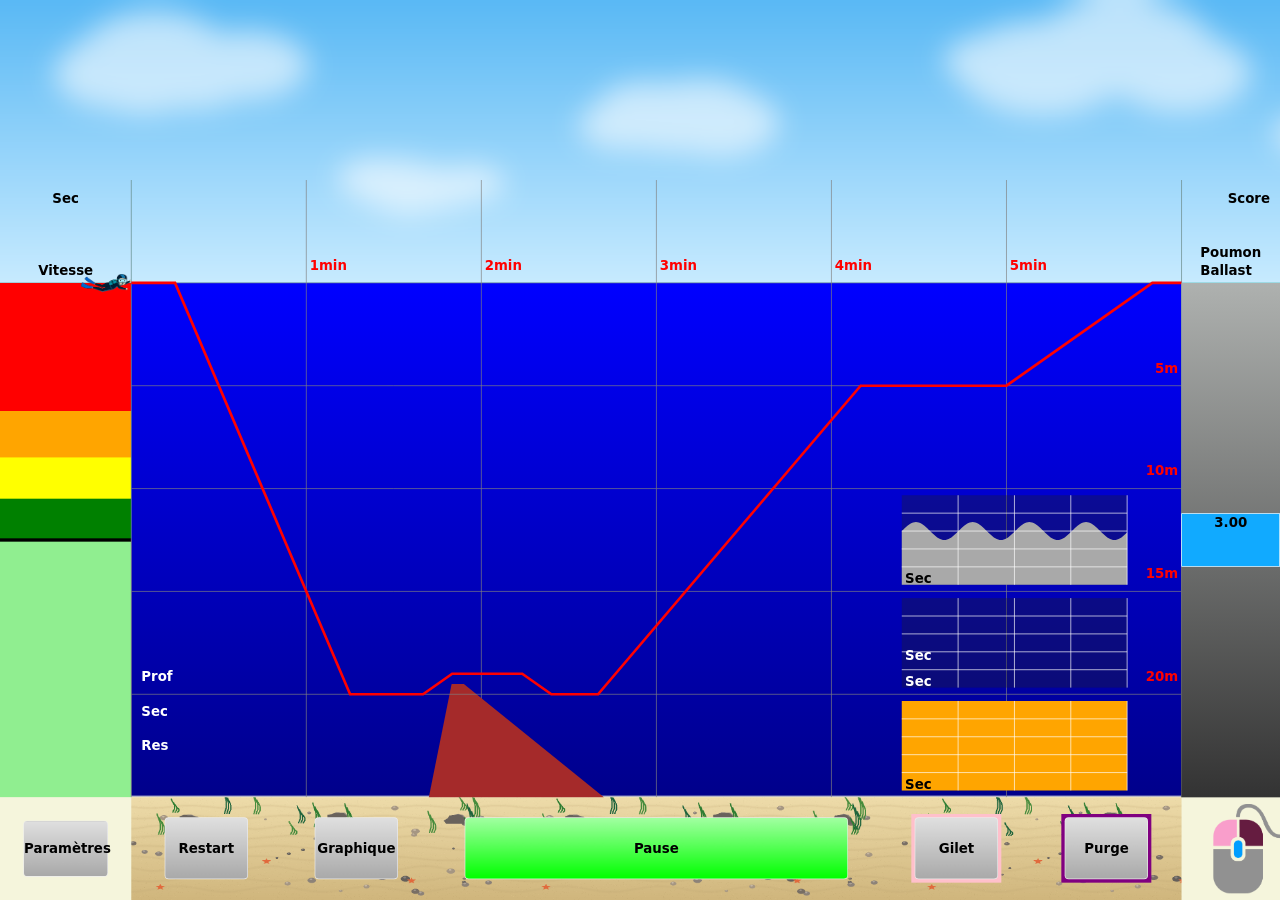
<file: index.html>
<!doctype html>
<html lang="fr">
<head>
<meta charset="utf-8">
<meta name="viewport" content="width=device-width, initial-scale=1, user-scalable=no, viewport-fit=cover">
<title>PedaFlotta</title>
<meta name="description" content="Simulateur pédagogique de flottabilité en plongée (portage web de PedaFlotta V2.6)">
<meta name="theme-color" content="#00008B">
<link rel="manifest" href="manifest.webmanifest">
<link rel="icon" href="icons/icon-192.png">
<link rel="apple-touch-icon" href="icons/icon-192.png">
<link rel="stylesheet" href="style.css">
</head>
<body>
<div id="stage">
  <canvas id="cv"></canvas>
  <div id="inner">

  <div id="timeCell" class="cell top center"><span id="timeLbl" class="lbl">Sec</span></div>
  <div id="vitCell" class="cell bottom center"><span id="vitLbl" class="lbl">Vitesse</span></div>
  <div id="scoreCell" class="cell top right"><span id="scoreLbl" class="lbl m10">Score</span></div>
  <div id="pbCell" class="cell bottom center"><span class="lbl">Poumon
Ballast</span></div>

  <div id="lungInfo" class="cell middle left"><span class="lbl" style="color:#000">Sec</span></div>
  <div id="giletRel" class="cell middle left"><span class="lbl">Sec</span></div>
  <div id="giletAbs" class="cell middle left"><span class="lbl">Sec</span></div>
  <div id="combiInfo" class="cell middle left"><span class="lbl">Sec</span></div>
  <div id="profLbl" class="cell middle left"><span class="lbl">Prof</span></div>
  <div id="massLbl" class="cell middle left"><span class="lbl">Sec</span></div>
  <div id="blocLbl" class="cell middle left"><span class="lbl">Res</span></div>

  <img id="souris" src="img/Souris.png" alt="Gauche : gilet / Droit : purge / Molette : poumon" draggable="false">

  <div id="slider" class="slider">
    <div id="thumb"><span id="thumbTxt">3.00</span></div>
  </div>


  <div id="wRestart" class="btnwrap"><button id="btnRestart" class="btn dflt">Restart</button></div>
  <div id="wGraph" class="btnwrap"><button id="btnGraph" class="btn dflt">Graphique</button></div>
  <div id="wPause" class="btnwrap"><button id="btnPause" class="btn">Pause</button></div>
  <div id="wGilet" class="btnwrap frame" style="background:#FFC0CB"><button id="btnGilet" class="btn dflt">Gilet</button></div>
  <div id="wPurge" class="btnwrap frame" style="background:#800080"><button id="btnPurge" class="btn dflt">Purge</button></div>
  <div id="wParam" class="btnwrap"><button id="btnParam" class="btn dflt">Paramètres</button></div>
  </div>
  <div id="portraitUI"></div>
  <div id="params" class="params"><div id="paramsInner">
    <div id="wParamClose" class="btnwrap"><button id="btnParamClose" class="btn dflt">Valider</button></div>
  </div></div>
</div>
<script src="model.js?v=34"></script>
<script src="portrait.js?v=34"></script>
<script src="app.js?v=34"></script>
</body>
</html>
</file>
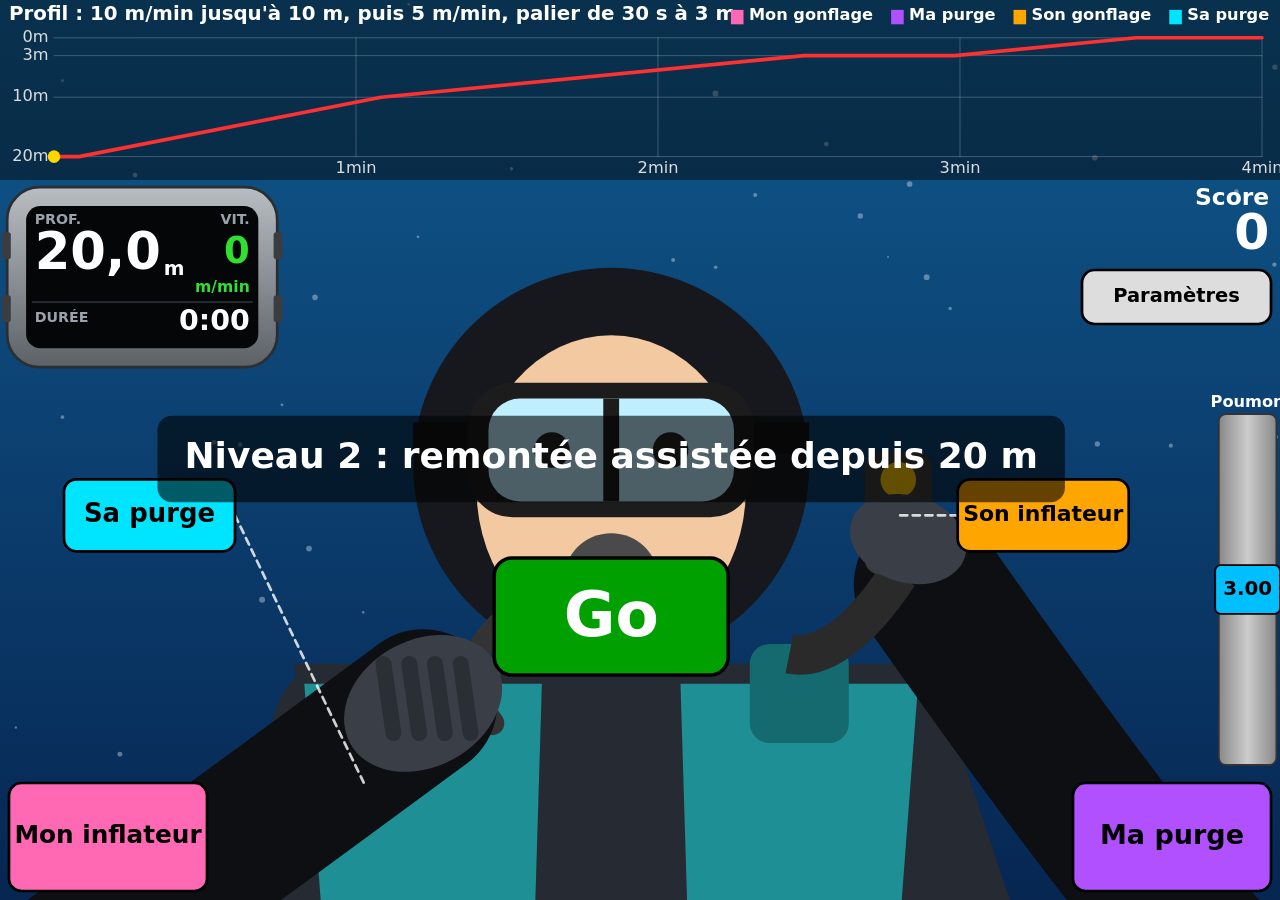
<file: niveau2.html>
<!doctype html>
<html lang="fr">
<head>
<meta charset="utf-8">
<meta name="viewport" content="width=device-width, initial-scale=1, user-scalable=no, viewport-fit=cover">
<title>PedaFlotta niveau 2</title>
<meta name="description" content="PedaFlotta niveau 2 : remontée assistée d'un plongeur">
<meta name="theme-color" content="#00008B">
<link rel="manifest" href="manifest.webmanifest">
<link rel="icon" href="icons/icon-192.png">
<link rel="apple-touch-icon" href="icons/icon-192.png">
<style>
  html, body { margin: 0; height: 100%; background: #000; overflow: hidden; touch-action: none;
    -webkit-user-select: none; user-select: none; -webkit-touch-callout: none; }
  canvas { display: block; width: 100vw; height: 100vh; height: 100dvh; }
  #params { display: none; position: fixed; inset: 0; background: rgba(128,128,128,0.97); z-index: 10;
    flex-direction: column; align-items: center; justify-content: center; gap: 24px;
    font: bold 20px 'Segoe UI', system-ui, -apple-system, Roboto, sans-serif; touch-action: auto; }
  #champs { display: grid; grid-template-columns: repeat(3, 1fr); gap: 12px 40px; width: min(1000px, 92vw); }
  #champs .titre { text-align: center; font-size: 24px; }
  @media (max-width: 760px) { /* téléphone : une seule colonne, dans l'ordre profondeur, moi, lui */
    #champs { grid-template-columns: 1fr; }
    #champs > * { grid-column: auto !important; grid-row: auto !important; }
    #champs .titre { display: none; }
  }
  #champs label { display: flex; justify-content: space-between; align-items: center; gap: 12px; }
  #champs input { -webkit-user-select: text; user-select: text; width: 110px; font: inherit; padding: 6px; border: 1px solid #ABADB3; }
  #valider { font: inherit; font-size: 24px; padding: 14px 60px; border: 1px solid #707070; border-radius: 6px;
    background: linear-gradient(#F3F3F3, #DDD 50%, #CDCDCD); }
</style>
</head>
<body>
<canvas id="cv"></canvas>
<div id="params"><div id="champs"></div><button id="valider">Valider</button></div>
<script src="model.js?v=34"></script>
<script src="niveau2.js?v=34"></script>
</body>
</html>
</file>
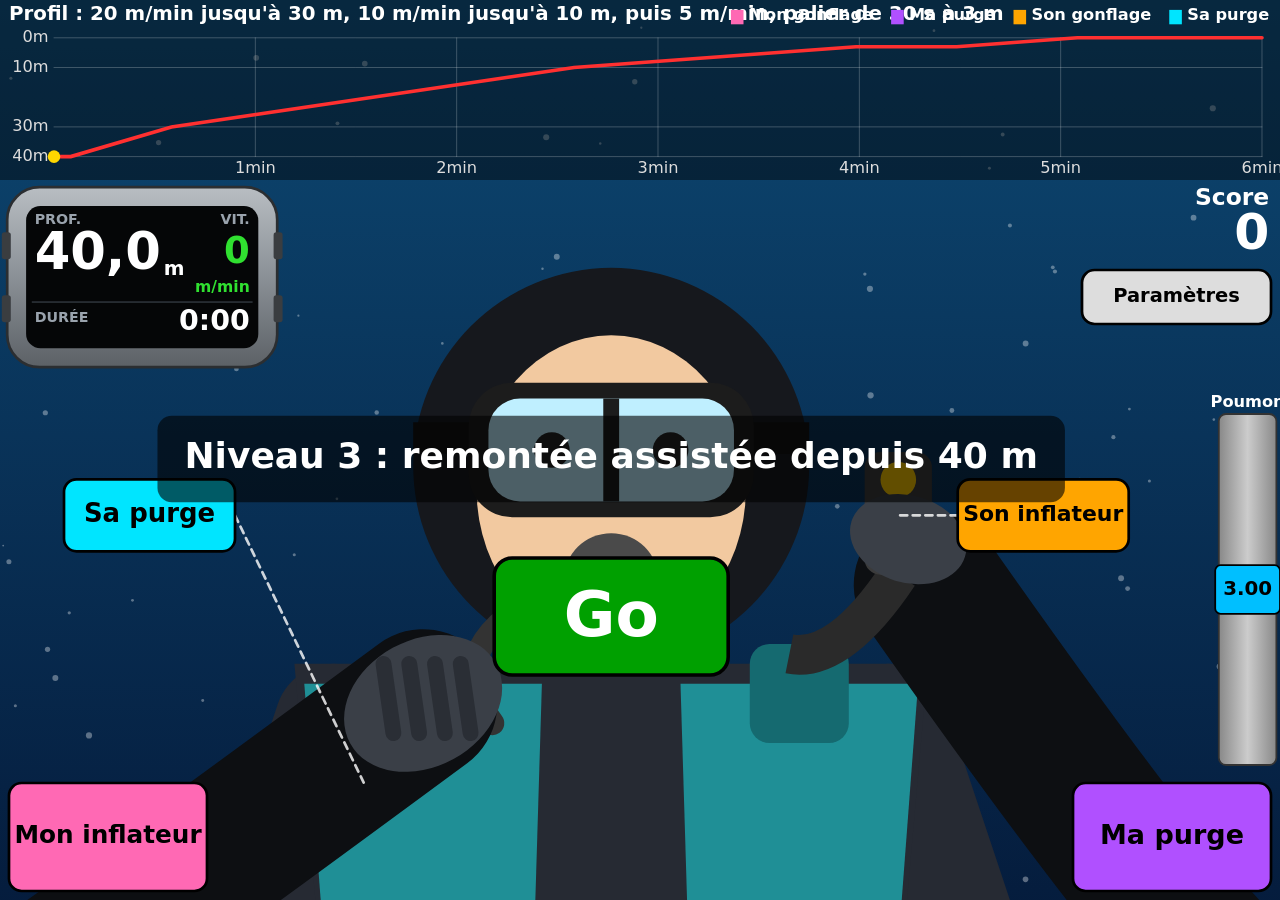
<file: niveau3.html>
<!doctype html>
<html lang="fr">
<head>
<meta charset="utf-8">
<meta name="viewport" content="width=device-width, initial-scale=1, user-scalable=no, viewport-fit=cover">
<title>PedaFlotta niveau 3</title>
<meta name="description" content="PedaFlotta niveau 3 : remontée assistée depuis 40 m">
<meta name="theme-color" content="#00008B">
<link rel="manifest" href="manifest.webmanifest">
<link rel="icon" href="icons/icon-192.png">
<link rel="apple-touch-icon" href="icons/icon-192.png">
<style>
  html, body { margin: 0; height: 100%; background: #000; overflow: hidden; touch-action: none;
    -webkit-user-select: none; user-select: none; -webkit-touch-callout: none; }
  canvas { display: block; width: 100vw; height: 100vh; height: 100dvh; }
  #params { display: none; position: fixed; inset: 0; background: rgba(128,128,128,0.97); z-index: 10;
    flex-direction: column; align-items: center; justify-content: center; gap: 24px;
    font: bold 20px 'Segoe UI', system-ui, -apple-system, Roboto, sans-serif; touch-action: auto; }
  #champs { display: grid; grid-template-columns: repeat(3, 1fr); gap: 12px 40px; width: min(1000px, 92vw); }
  #champs .titre { text-align: center; font-size: 24px; }
  @media (max-width: 760px) { /* téléphone : une seule colonne, dans l'ordre profondeur, moi, lui */
    #champs { grid-template-columns: 1fr; }
    #champs > * { grid-column: auto !important; grid-row: auto !important; }
    #champs .titre { display: none; }
  }
  #champs label { display: flex; justify-content: space-between; align-items: center; gap: 12px; }
  #champs input { -webkit-user-select: text; user-select: text; width: 110px; font: inherit; padding: 6px; border: 1px solid #ABADB3; }
  #valider { font: inherit; font-size: 24px; padding: 14px 60px; border: 1px solid #707070; border-radius: 6px;
    background: linear-gradient(#F3F3F3, #DDD 50%, #CDCDCD); }
</style>
</head>
<body>
<canvas id="cv"></canvas>
<div id="params"><div id="champs"></div><button id="valider">Valider</button></div>
<script src="model.js?v=34"></script>
<script>var NIVEAU = 3;</script>
<script src="niveau2.js?v=34"></script>
</body>
</html>
</file>
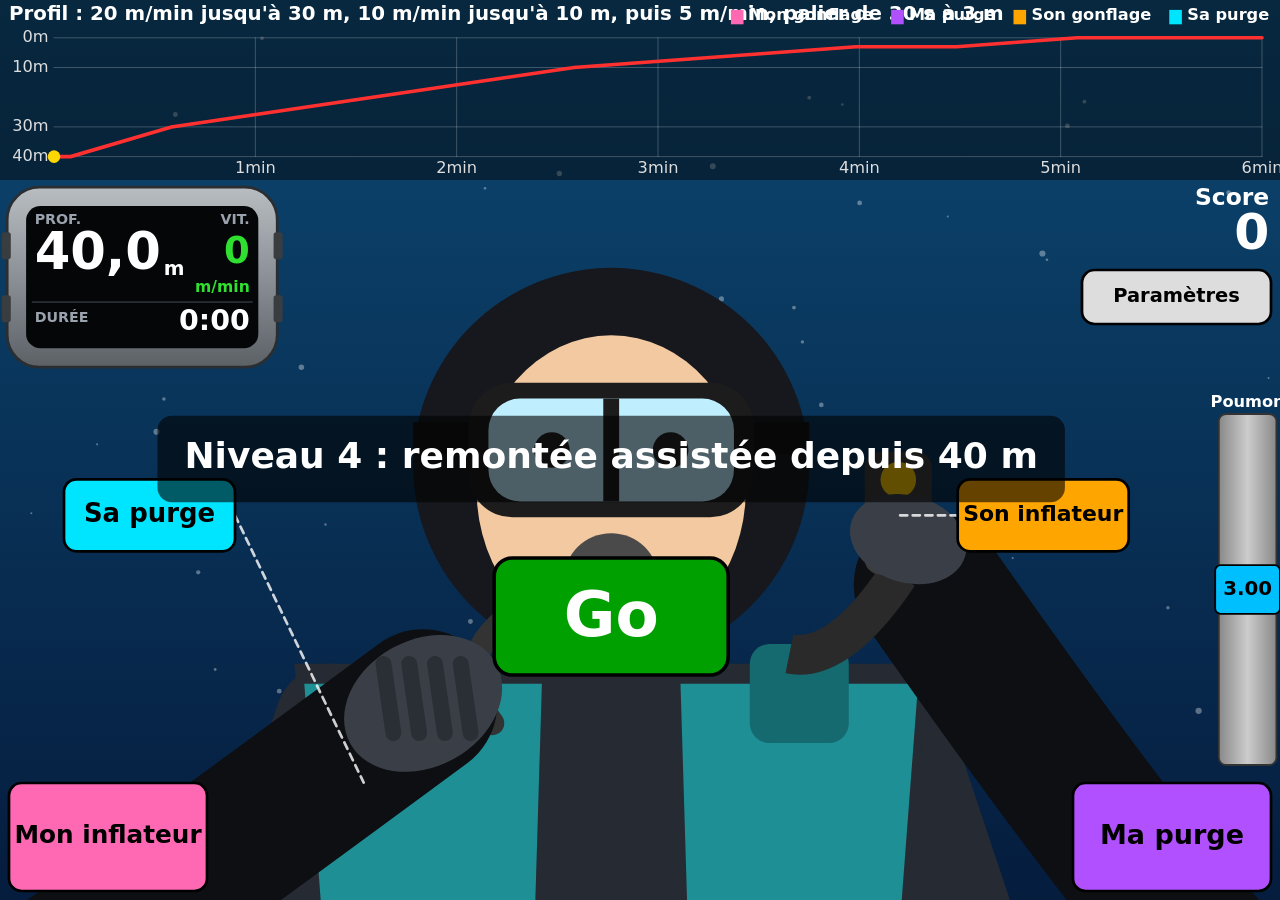
<file: niveau4.html>
<!doctype html>
<html lang="fr">
<head>
<meta charset="utf-8">
<meta name="viewport" content="width=device-width, initial-scale=1, user-scalable=no, viewport-fit=cover">
<title>PedaFlotta niveau 4</title>
<meta name="description" content="PedaFlotta niveau 4 : remontée assistée depuis 40 m, gonflages pénalisés">
<meta name="theme-color" content="#00008B">
<link rel="manifest" href="manifest.webmanifest">
<link rel="icon" href="icons/icon-192.png">
<link rel="apple-touch-icon" href="icons/icon-192.png">
<style>
  html, body { margin: 0; height: 100%; background: #000; overflow: hidden; touch-action: none;
    -webkit-user-select: none; user-select: none; -webkit-touch-callout: none; }
  canvas { display: block; width: 100vw; height: 100vh; height: 100dvh; }
  #params { display: none; position: fixed; inset: 0; background: rgba(128,128,128,0.97); z-index: 10;
    flex-direction: column; align-items: center; justify-content: center; gap: 24px;
    font: bold 20px 'Segoe UI', system-ui, -apple-system, Roboto, sans-serif; touch-action: auto; }
  #champs { display: grid; grid-template-columns: repeat(3, 1fr); gap: 12px 40px; width: min(1000px, 92vw); }
  #champs .titre { text-align: center; font-size: 24px; }
  @media (max-width: 760px) { /* téléphone : une seule colonne, dans l'ordre profondeur, moi, lui */
    #champs { grid-template-columns: 1fr; }
    #champs > * { grid-column: auto !important; grid-row: auto !important; }
    #champs .titre { display: none; }
  }
  #champs label { display: flex; justify-content: space-between; align-items: center; gap: 12px; }
  #champs input { -webkit-user-select: text; user-select: text; width: 110px; font: inherit; padding: 6px; border: 1px solid #ABADB3; }
  #valider { font: inherit; font-size: 24px; padding: 14px 60px; border: 1px solid #707070; border-radius: 6px;
    background: linear-gradient(#F3F3F3, #DDD 50%, #CDCDCD); }
</style>
</head>
<body>
<canvas id="cv"></canvas>
<div id="params"><div id="champs"></div><button id="valider">Valider</button></div>
<script src="model.js?v=34"></script>
<script>var NIVEAU = 4;</script>
<script src="niveau2.js?v=34"></script>
</body>
</html>
</file>
<file: style.css>
html, body { margin: 0; height: 100%; overflow: hidden; background: #000; }
body { touch-action: none; user-select: none; -webkit-user-select: none; -webkit-touch-callout: none; }
#stage {
  position: absolute; left: 0; top: 0; width: 1920px; height: 1080px; transform-origin: 0 0;
  font: bold 20px "Segoe UI", system-ui, -apple-system, Roboto, sans-serif; line-height: 1.33; color: #000;
}
#cv { position: absolute; left: 0; top: 0; width: 1920px; height: 1080px; }
.cell { position: absolute; display: flex; pointer-events: none; }
.cell.top { align-items: flex-start; } .cell.bottom { align-items: flex-end; } .cell.middle { align-items: center; }
.cell.left { justify-content: flex-start; } .cell.center { justify-content: center; } .cell.right { justify-content: flex-end; }
.lbl { padding: 5px; white-space: pre; pointer-events: auto; }
.lbl.m10 { margin: 10px; }
#timeLbl { margin-top: 10px; }
#giletRel .lbl, #giletAbs .lbl, #profLbl .lbl, #massLbl .lbl, #blocLbl .lbl { color: #fff; }
#souris { position: absolute; object-fit: contain; object-position: right center; pointer-events: none; }

.slider { position: absolute; background: linear-gradient(#AEB1AF, #333); }
#thumb { position: absolute; left: 0; right: 0; height: 80px; box-sizing: border-box; background: #11AAFF; border: 1px solid #fff; text-align: center; cursor: pointer; touch-action: none; }
#thumb:hover { background: #333; }

.btnwrap { position: absolute; }
.btnwrap.frame { box-sizing: border-box; }
.btn {
  position: absolute; inset: 5px; border-radius: 6px; border: 1px solid rgba(238,238,238,0.93);
  background-color: #A9A9A9; background-image: linear-gradient(rgba(255,255,255,0.63), rgba(0,0,0,0));
  color: #000; font: inherit; padding: 0; cursor: pointer; touch-action: none;
}
.btn:hover { color: #fff; }
.btn.dflt:hover { background-color: #CCC; }
.btn:disabled { cursor: not-allowed; background-color: rgba(169,169,169,0.25) !important; color: #000; }

.params { position: absolute; visibility: hidden; background: rgba(128,128,128,0.95); z-index: 10; }
#inner, #paramsInner { position: absolute; left: 0; width: 1920px; height: 1080px; }
.plabel { position: absolute; display: flex; align-items: center; justify-content: center; text-align: center; }
.pinput { position: absolute; box-sizing: border-box; font: inherit; padding: 0 4px; border: 1px solid #ABADB3; background: #fff; }

/* Mode téléphone vertical */
#portraitUI { position: absolute; left: 0; top: 0; display: none; }
body.portrait #portraitUI { display: block; }
body.portrait #inner { display: none; }
body.portrait #stage { font-size: 44px; }
body.portrait #thumb { height: 80px; }
</file>
